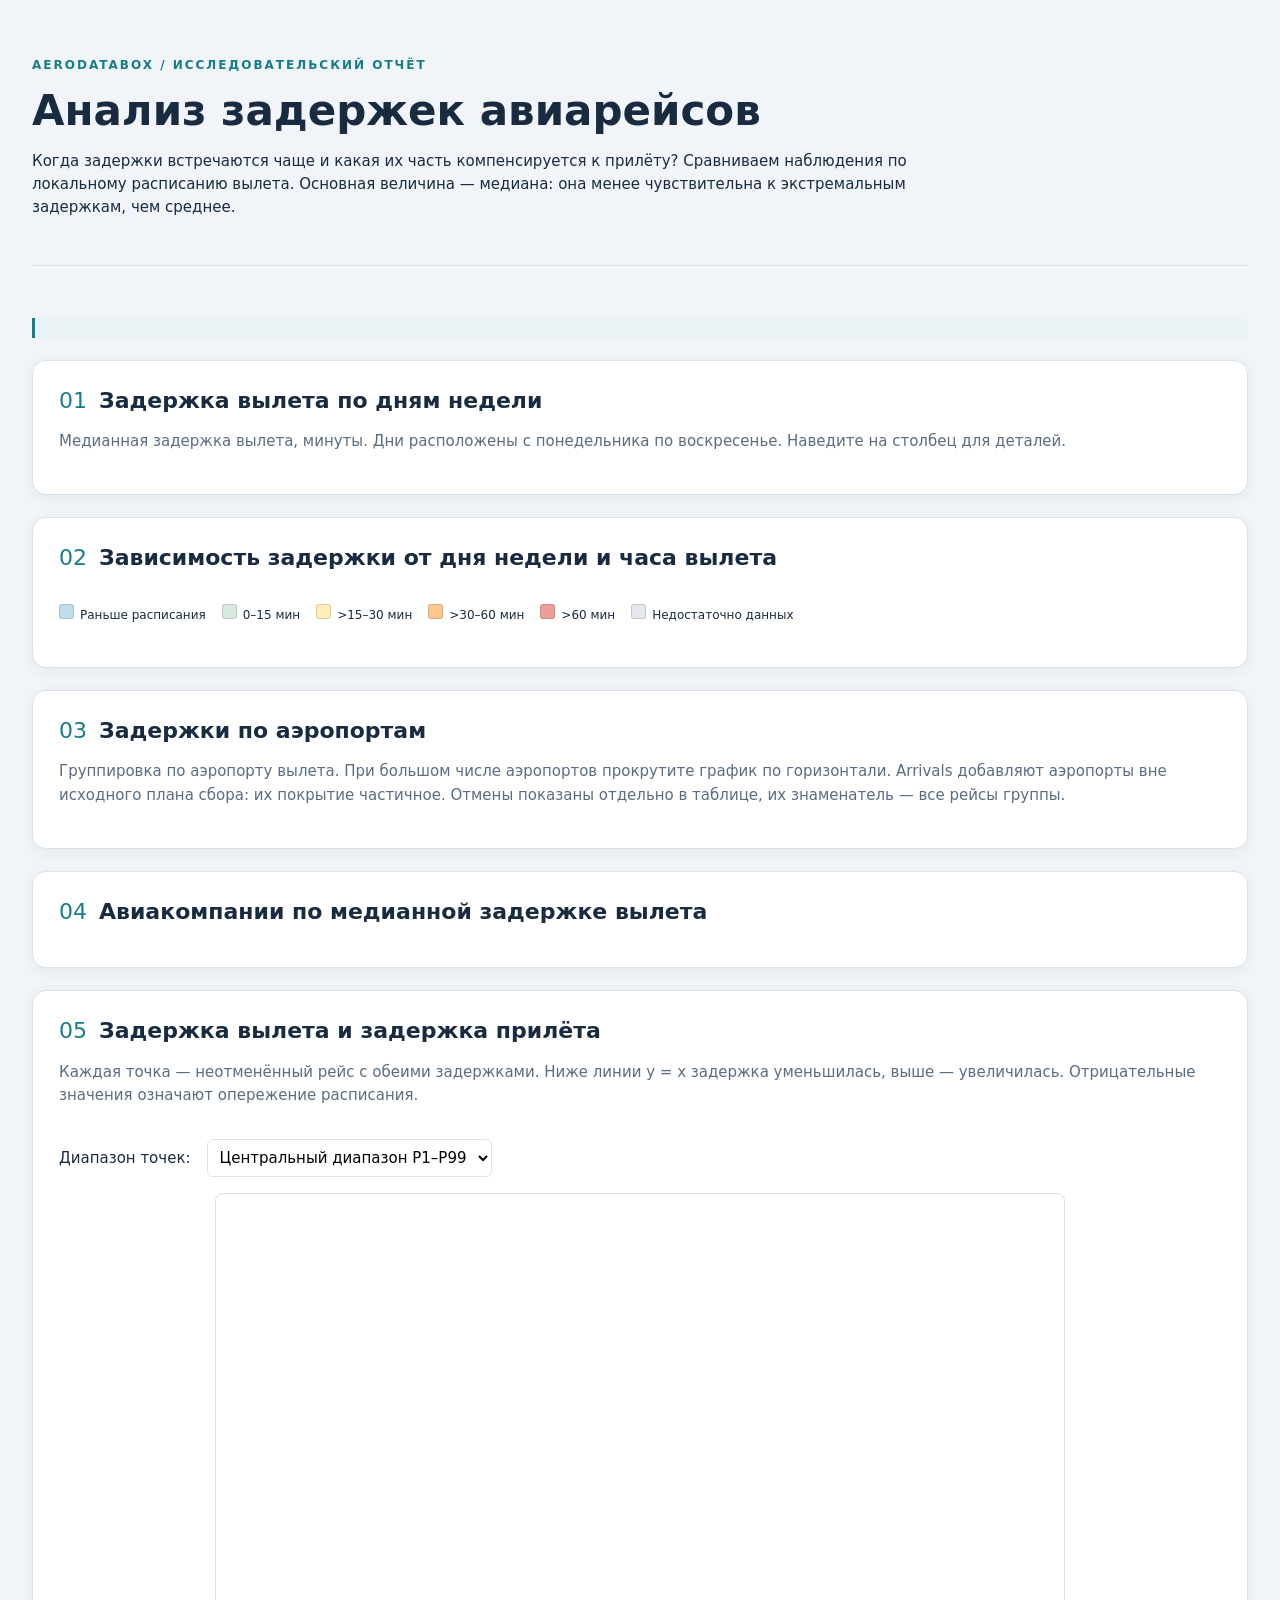
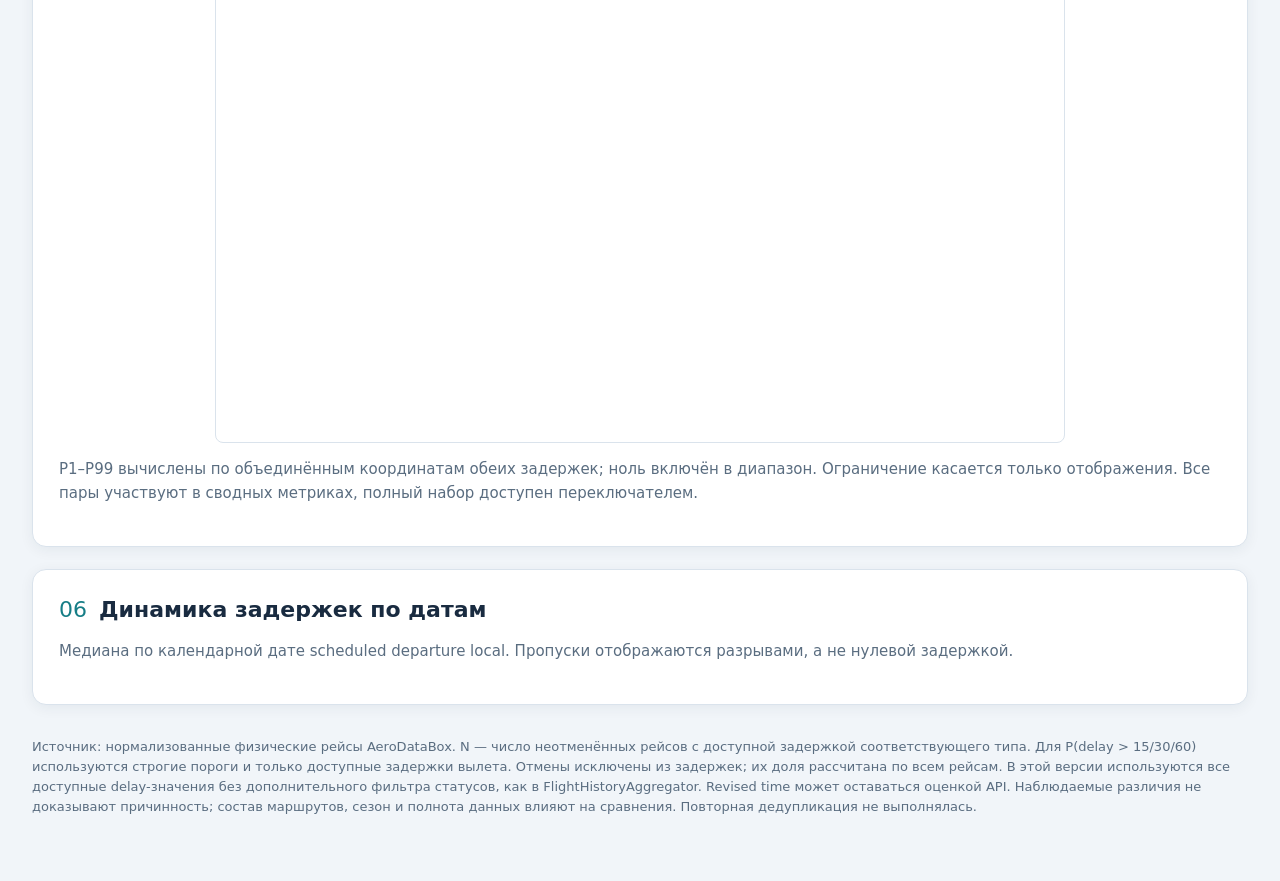
<file: src/main/resources/avia/delay-dashboard.html>
<!doctype html>
<html lang="ru">
<head>
<meta charset="utf-8"><meta name="viewport" content="width=device-width, initial-scale=1">
<title>Анализ задержек авиарейсов</title>
<style>
:root{--ink:#192b40;--muted:#5a6d80;--line:#dae3ec;--blue:#2765ad;--teal:#167d86}
*{box-sizing:border-box}body{margin:0;background:#f1f5f9;color:var(--ink);font:15px/1.55 system-ui,sans-serif}
main{max-width:1360px;margin:auto;padding:32px}header{padding:24px 0 30px;border-bottom:1px solid var(--line)}
.eyebrow{color:var(--teal);font-size:12px;font-weight:750;letter-spacing:2px}h1{font-size:clamp(26px,4vw,42px);line-height:1.15;margin:12px 0}
h2{font-size:22px;line-height:1.3;margin:0 0 10px}.muted,small{color:var(--muted)}.lede{max-width:900px}
.kpis{display:grid;grid-template-columns:repeat(4,1fr);gap:14px;margin:26px 0}.kpi,.card{background:#fff;border:1px solid var(--line);border-radius:14px}
.kpi{padding:18px}.kpi strong{display:block;font-size:27px;margin-top:8px;font-variant-numeric:tabular-nums}.kpi small{display:block;margin-top:4px}
.kpi:nth-child(4) strong{font-size:18px;line-height:1.6}
.card{padding:26px;margin:22px 0;box-shadow:0 3px 14px #172b4010}.number{color:var(--teal);margin-right:12px;font-weight:500}
.note{border-left:3px solid var(--teal);padding:10px 16px;background:#e9f3f5;border-radius:0 6px 6px 0}
.chart{overflow-x:auto}svg{display:block;width:100%;min-width:680px}svg text{font-family:system-ui,sans-serif;fill:var(--muted);font-size:12px}
.scroll{overflow:auto}table{width:100%;border-collapse:collapse;font-size:13px;font-variant-numeric:tabular-nums}
th,td{padding:9px 10px;border-bottom:1px solid var(--line);text-align:right;white-space:nowrap}th{color:var(--muted);background:#f7f9fc;font-weight:600}th:first-child,td:first-child{text-align:left}
summary{cursor:pointer;color:var(--blue);padding:14px 0;font-weight:600}.heat{min-width:1120px}.heat td{padding:8px 3px;text-align:center;border:3px solid #fff;border-radius:6px;min-width:40px}
.heat td small{display:block;font-size:9px;color:inherit}.heat .empty{background:#f1f4f7;color:#697987}
.heat .low{background:repeating-linear-gradient(135deg,#f3f5f8,#f3f5f8 5px,#e0e5eb 5px,#e0e5eb 7px);color:#64748b}
.legend{display:flex;gap:16px;flex-wrap:wrap;margin:16px 0;font-size:12px}.legend span:before{content:'';display:inline-block;width:13px;height:13px;background:var(--swatch);margin-right:6px;border:1px solid #0002;border-radius:3px}
.scatterwrap{max-width:850px;margin:auto;position:relative}canvas{display:block;width:100%;aspect-ratio:1;border:1px solid var(--line);border-radius:8px}
.toolbar{display:flex;gap:16px;align-items:center;flex-wrap:wrap;margin:16px 0}select{font:inherit;padding:8px;border:1px solid var(--line);border-radius:6px;background:white}
.pill{padding:6px 12px;background:#edf4f9;border-radius:20px;font-size:13px}.tooltip{position:fixed;display:none;pointer-events:none;background:#132c43;color:white;border-radius:6px;padding:10px;z-index:5;font-size:12px;white-space:pre-line}
footer{margin:32px 0;color:var(--muted);font-size:13px}button:focus,select:focus,summary:focus{outline:2px solid var(--blue)}
@media(max-width:700px){main{padding:16px}.card{padding:16px}.kpis{grid-template-columns:repeat(2,1fr)}.kpi strong{font-size:22px}}
@media print{body{background:white}.card{box-shadow:none;break-inside:avoid}main{padding:0}.kpis{grid-template-columns:repeat(4,1fr)}svg{min-width:0}.scroll{overflow:visible}}
</style>
</head>
<body><main>
<header><div class="eyebrow">AERODATABOX / ИССЛЕДОВАТЕЛЬСКИЙ ОТЧЁТ</div><h1>Анализ задержек авиарейсов</h1>
<p id="period" class="muted"></p><p class="lede">Когда задержки встречаются чаще и какая их часть компенсируется к прилёту? Сравниваем наблюдения по локальному расписанию вылета. Основная величина — медиана: она менее чувствительна к экстремальным задержкам, чем среднее.</p></header>
<noscript><p class="note">Для отображения графиков включите JavaScript. Все данные встроены в этот файл; интернет не нужен.</p></noscript>
<div id="kpis" class="kpis"></div><p id="quality" class="note"></p>
<section class="card"><h2><span class="number">01</span>Задержка вылета по дням недели</h2><p class="muted">Медианная задержка вылета, минуты. Дни расположены с понедельника по воскресенье. Наведите на столбец для деталей.</p><div id="weekdays" class="chart"></div><div id="weekdays-table"></div></section>
<section class="card"><h2><span class="number">02</span>Зависимость задержки от дня недели и часа вылета</h2><p id="heat-note" class="muted"></p><div id="heatmap" class="scroll"></div><div class="legend">
<span style="--swatch:#bedee9">Раньше расписания</span><span style="--swatch:#d8eadf">0–15 мин</span><span style="--swatch:#ffedbb">&gt;15–30 мин</span><span style="--swatch:#ffc58e">&gt;30–60 мин</span><span style="--swatch:#ec9d98">&gt;60 мин</span><span style="--swatch:#e4e8ed">Недостаточно данных</span></div></section>
<section class="card"><h2><span class="number">03</span>Задержки по аэропортам</h2><p class="muted">Группировка по аэропорту вылета. При большом числе аэропортов прокрутите график по горизонтали. Arrivals добавляют аэропорты вне исходного плана сбора: их покрытие частичное. Отмены показаны отдельно в таблице, их знаменатель — все рейсы группы.</p><div id="airports" class="chart"></div><div id="airports-table"></div></section>
<section class="card"><h2><span class="number">04</span>Авиакомпании по медианной задержке вылета</h2><p id="airline-note" class="muted"></p><div id="airlines" class="chart"></div><div id="airlines-table"></div></section>
<section class="card"><h2><span class="number">05</span>Задержка вылета и задержка прилёта</h2><p class="muted">Каждая точка — неотменённый рейс с обеими задержками. Ниже линии y = x задержка уменьшилась, выше — увеличилась. Отрицательные значения означают опережение расписания.</p><div id="recovery" class="toolbar"></div>
<div class="toolbar"><label for="range">Диапазон точек:</label><select id="range"><option value="central">Центральный диапазон P1–P99</option><option value="all">Все значения</option></select><span id="scatter-count" class="muted"></span></div>
<div class="scatterwrap"><canvas id="scatter" width="850" height="850" role="img" aria-label="Задержка вылета по X, задержка прилёта по Y, в минутах"></canvas></div>
<p class="muted">P1–P99 вычислены по объединённым координатам обеих задержек; ноль включён в диапазон. Ограничение касается только отображения. Все пары участвуют в сводных метриках, полный набор доступен переключателем.</p></section>
<section class="card"><h2><span class="number">06</span>Динамика задержек по датам</h2><p class="muted">Медиана по календарной дате scheduled departure local. Пропуски отображаются разрывами, а не нулевой задержкой.</p><div id="daily" class="chart"></div><div id="daily-table"></div></section>
<footer>Источник: нормализованные физические рейсы AeroDataBox. N — число неотменённых рейсов с доступной задержкой соответствующего типа. Для P(delay &gt; 15/30/60) используются строгие пороги и только доступные задержки вылета. Отмены исключены из задержек; их доля рассчитана по всем рейсам. В этой версии используются все доступные delay-значения без дополнительного фильтра статусов, как в FlightHistoryAggregator. Revised time может оставаться оценкой API. Наблюдаемые различия не доказывают причинность; состав маршрутов, сезон и полнота данных влияют на сравнения. Повторная дедупликация не выполнялась.</footer>
</main><div id="tooltip" class="tooltip"></div>
<script id="dashboard-data" type="application/json">__DASHBOARD_DATA__</script>
<script>
'use strict';
const D=JSON.parse(document.getElementById('dashboard-data').textContent), ns='http://www.w3.org/2000/svg';
const dayNames=['Monday','Tuesday','Wednesday','Thursday','Friday','Saturday','Sunday'];
const f=n=>n==null?'—':Number(n).toLocaleString('ru-RU',{maximumFractionDigits:1});
const pct=n=>n==null?'—':f(n*100)+'%';
function el(tag,text,attrs={}){const e=document.createElement(tag);if(text!=null)e.textContent=text;for(const [k,v]of Object.entries(attrs))e.setAttribute(k,v);return e;}
function svgEl(tag,attrs={},text){const e=document.createElementNS(ns,tag);for(const [k,v]of Object.entries(attrs))e.setAttribute(k,v);if(text!=null)e.textContent=text;return e;}
function tip(g){return `${g.label}\nMedian: ${f(g.median)} мин\nMean: ${f(g.mean)} мин\nP > 15: ${pct(g.p15)}\nP > 30: ${pct(g.p30)}\nP > 60: ${pct(g.p60)}\nN: ${g.n}\nФизических рейсов: ${g.flights}`;}
function title(node,text){node.append(svgEl('title',{},text));}
function label(g){return dayNames.includes(g.label[0]+g.label.slice(1).toLowerCase())?g.label[0]+g.label.slice(1).toLowerCase():g.label;}
document.getElementById('period').textContent=`${D.source} · Период local departure: ${D.from||'нет данных'} — ${D.to||'нет данных'}`;
const t=D.total;
for(const [name,value,note]of [ ['Физических рейсов',f(t.flights),'Без повторной дедупликации'],['Аэропортов вылета',f(D.airportCount),'Известные коды'],['Авиакомпаний',f(D.airlineCount),'Известные коды'],['Период данных',D.from?`${D.from} — ${D.to}`:'—','Scheduled departure local'],['Медиана вылета',f(t.median)+' мин',`N = ${f(t.n)}`],['Средняя задержка',f(t.mean)+' мин',`N = ${f(t.n)}`],['P(delay > 30 мин)',pct(t.p30),`N = ${f(t.n)}`],['Доля отмен',pct(t.cancellations),`Всего рейсов = ${f(t.flights)}`]]){
 const card=el('div',null,{class:'kpi'});card.append(el('span',name),el('strong',value),el('small',note));document.getElementById('kpis').append(card);
}
document.getElementById('quality').textContent=`Доступные задержки: вылет N=${f(t.n)}, прилёт N=${f(t.arrivalN)}. Без локального расписания вылета: ${f(D.missingLocalDeparture)} — учтены в общих KPI, исключены из групп по дню, часу и дате. Null не заменяется нулём. Все сравнения без фильтров аэропорта/авиакомпании.`;
function table(id,rows){const details=el('details'),summary=el('summary','Точные значения и размеры выборок'),wrap=el('div',null,{class:'scroll'}),table=el('table'),head=el('tr');
 ['Группа','Рейсов','N вылета','Медиана, мин','Среднее, мин','P > 15','P > 30','P > 60','Доля отмен'].forEach(s=>head.append(el('th',s)));table.append(head);
 for(const g of rows){const tr=el('tr');[label(g),f(g.flights),f(g.n),f(g.median),f(g.mean),pct(g.p15),pct(g.p30),pct(g.p60),pct(g.cancellations)].forEach(s=>tr.append(el('td',s)));table.append(tr);}
 wrap.append(table);details.append(summary,wrap);document.getElementById(id).append(details);
}
function bounds(rows){const vals=rows.map(g=>g.median).filter(v=>v!=null);let low=Math.min(0,...vals),high=Math.max(0,...vals);if(low===high)high=low+1;return [low,high];}
function bars(id,rows,horizontal=false){const host=document.getElementById(id);if(!rows.length){host.append(el('p','Нет групп с достаточным N.'));return;}
 const W=Math.max(960,horizontal?960:rows.length*76),H=horizontal?Math.max(240,rows.length*42+70):350;
 const s=svgEl('svg',{viewBox:`0 0 ${W} ${H}`,role:'img','aria-label':'Медианная задержка вылета в минутах'});if(!horizontal&&rows.length>15)s.style.minWidth=W+'px';host.append(s);
 const [low,high]=bounds(rows),L=horizontal?105:60,R=horizontal?W-185:W-50,T=25,B=H-55;
 const scale=v=>horizontal?L+(v-low)/(high-low)*(R-L):B-(v-low)/(high-low)*(B-T),zero=scale(0);
 for(let i=0;i<=5;i++){const v=low+(high-low)*i/5,p=scale(v);s.append(svgEl('line',horizontal?{x1:p,x2:p,y1:T,y2:B,stroke:'#dae3ec'}:{x1:L,x2:R,y1:p,y2:p,stroke:'#dae3ec'}));s.append(svgEl('text',horizontal?{x:p,y:B+22,'text-anchor':'middle'}:{x:L-8,y:p+4,'text-anchor':'end'},f(v)));}
 s.append(svgEl('text',{x:L,y:H-5},'Медианная задержка, мин'));
 const step=(horizontal?B-T:R-L)/rows.length;
 rows.forEach((g,i)=>{const at=(horizontal?T:L)+step*(i+.5);s.append(svgEl('text',horizontal?{x:L-10,y:at+4,'text-anchor':'end'}:{x:at,y:B+20,'text-anchor':'middle'},label(g)));
 if(g.median==null){s.append(svgEl('text',horizontal?{x:L+8,y:at+4}:{x:at,y:zero-10,'text-anchor':'middle'},'—'));return;}
 const p=scale(g.median),bar=svgEl('rect',horizontal?{x:Math.min(p,zero),y:at-step*.27,width:Math.max(1,Math.abs(p-zero)),height:step*.54,fill:'#2765ad'}:{x:at-step*.3,y:Math.min(p,zero),width:step*.6,height:Math.max(1,Math.abs(p-zero)),fill:'#2765ad'});
 title(bar,tip(g));s.append(bar);s.append(svgEl('text',horizontal?{x:W-20,y:at+4,'text-anchor':'end'}:{x:at,y:Math.max(12,Math.min(p,zero)-8),'text-anchor':'middle'},`${f(g.median)} · N=${g.n}`));});
}
bars('weekdays',D.weekdays);table('weekdays-table',D.weekdays);
bars('airports',D.airports);table('airports-table',D.airports);
document.getElementById('airline-note').textContent=`До 15 авиакомпаний по убыванию медианы, только N ≥ ${D.airlineMin} доступных задержек вылета. Это сравнение текущей выборки, не оценка качества авиакомпании.`;
bars('airlines',D.airlines,true);table('airlines-table',D.airlines);
document.getElementById('heat-note').textContent=`Столбцы — локальный час вылета 0–23. Цвет — медиана в минутах, подпись — N. При N < ${D.heatmapMin} клетка нейтральна; «—» означает отсутствие наблюдений.`;
const heat=el('table',null,{class:'heat'}),hr=el('tr');hr.append(el('th','День / час'));for(let h=0;h<24;h++)hr.append(el('th',h));heat.append(hr);
function color(v){return v<0?'#bedee9':v<=15?'#d8eadf':v<=30?'#ffedbb':v<=60?'#ffc58e':'#ec9d98';}
for(let d=0;d<7;d++){const tr=el('tr');tr.append(el('th',dayNames[d]));for(let h=0;h<24;h++){
 const g=D.heatmap[d*24+h],ok=g.n>=D.heatmapMin,td=el('td',ok?f(g.median):(g.n?'·':'—'));
 td.className=!g.n?'empty':!ok?'low':'';if(ok)td.style.background=color(g.median);td.append(el('small',`N=${g.n}`));
 td.title=`${dayNames[d]}, ${h}:00\n${ok?tip(g):'Недостаточно данных; N='+g.n+'\nP > 30: '+pct(g.p30)}`;tr.append(td);}heat.append(tr);}
document.getElementById('heatmap').append(heat);
function daily(){const rows=D.daily,host=document.getElementById('daily');if(!rows.length){host.append(el('p','Нет дат для отображения.'));return;}
 const W=Math.max(1000,rows.length*15),H=350,L=60,R=W-30,T=25,B=H-65,s=svgEl('svg',{viewBox:`0 0 ${W} ${H}`,role:'img','aria-label':'Медиана задержки по датам'});host.append(s);
 const [lo,hi]=bounds(rows),x=i=>L+i/Math.max(1,rows.length-1)*(R-L),y=v=>B-(v-lo)/(hi-lo)*(B-T);
 for(let i=0;i<=5;i++){const v=lo+(hi-lo)*i/5,p=y(v);s.append(svgEl('line',{x1:L,x2:R,y1:p,y2:p,stroke:'#dae3ec'}),svgEl('text',{x:L-8,y:p+4,'text-anchor':'end'},f(v)));}
 let path='',previous=false;rows.forEach((g,i)=>{if(g.median==null){previous=false;return;}path+=(previous?' L':' M')+x(i)+' '+y(g.median);previous=true;});s.append(svgEl('path',{d:path,fill:'none',stroke:'#167d86','stroke-width':2.5}));
 rows.forEach((g,i)=>{if(g.median!=null){const c=svgEl('circle',{cx:x(i),cy:y(g.median),r:4,fill:'#167d86'});title(c,tip(g));s.append(c);}if(i%Math.max(1,Math.ceil(rows.length/10))===0||i===rows.length-1)s.append(svgEl('text',{x:x(i),y:B+28,'text-anchor':'middle'},g.label));});
 s.append(svgEl('text',{x:L,y:H-5},'Календарная дата · медианная задержка, мин'));
}daily();table('daily-table',D.daily);
const rec=D.recovery,points=rec.points;
for(const text of [`Медиана компенсации: ${f(rec.median)} мин`,`Задержка уменьшилась: ${pct(rec.recovered)}`,`Увеличилась: ${pct(rec.worsened)}`,`Не изменилась: ${pct(rec.unchanged)}`,`N пар = ${f(points.length)}`])document.getElementById('recovery').append(el('span',text,{class:'pill'}));
const canvas=document.getElementById('scatter'),ctx=canvas.getContext('2d'),tooltip=document.getElementById('tooltip');let visible=[];
function scatter(){let lo=rec.low,hi=rec.high;if(document.getElementById('range').value==='all'){lo=0;hi=1;for(const p of points){lo=Math.min(lo,p[0],p[1]);hi=Math.max(hi,p[0],p[1]);}}
 if(hi<=lo)hi=lo+1;const L=80,R=810,T=35,B=765,x=v=>L+(v-lo)/(hi-lo)*(R-L),y=v=>B-(v-lo)/(hi-lo)*(B-T);
 ctx.clearRect(0,0,850,850);ctx.fillStyle='#fff';ctx.fillRect(0,0,850,850);ctx.font='13px system-ui';
 for(let i=0;i<=5;i++){const v=lo+(hi-lo)*i/5;ctx.strokeStyle='#e0e7ef';ctx.beginPath();ctx.moveTo(x(v),T);ctx.lineTo(x(v),B);ctx.moveTo(L,y(v));ctx.lineTo(R,y(v));ctx.stroke();ctx.fillStyle='#5a6d80';ctx.textAlign='center';ctx.fillText(f(v),x(v),B+24);ctx.textAlign='right';ctx.fillText(f(v),L-10,y(v)+4);}
 visible=[];ctx.save();ctx.beginPath();ctx.rect(L,T,R-L,B-T);ctx.clip();ctx.fillStyle='rgba(39,101,173,0.23)';
 for(const p of points){if(p[0]<lo||p[0]>hi||p[1]<lo||p[1]>hi)continue;const px=x(p[0]),py=y(p[1]);visible.push([px,py,p]);ctx.beginPath();ctx.arc(px,py,2,0,Math.PI*2);ctx.fill();}
 ctx.strokeStyle='#bd4f36';ctx.lineWidth=2;ctx.setLineDash([7,5]);ctx.beginPath();ctx.moveTo(x(lo),y(lo));ctx.lineTo(x(hi),y(hi));ctx.stroke();ctx.restore();ctx.setLineDash([]);
 ctx.fillStyle='#bd4f36';ctx.textAlign='right';ctx.fillText('y = x',R-8,T+18);ctx.fillStyle='#192b40';ctx.textAlign='center';ctx.fillText('Задержка вылета, минуты',445,830);ctx.save();ctx.translate(22,400);ctx.rotate(-Math.PI/2);ctx.fillText('Задержка прилёта, минуты',0,0);ctx.restore();
 if(!points.length)ctx.fillText('Нет рейсов с обеими задержками',445,400);
 document.getElementById('scatter-count').textContent=`Показано ${f(visible.length)} из ${f(points.length)}; вне диапазона ${f(points.length-visible.length)}`;
}
canvas.addEventListener('mousemove',e=>{const r=canvas.getBoundingClientRect(),x=(e.clientX-r.left)*850/r.width,y=(e.clientY-r.top)*850/r.height;let best=null,dist=64;for(const p of visible){const v=(p[0]-x)**2+(p[1]-y)**2;if(v<dist){dist=v;best=p[2];}}if(!best){tooltip.style.display='none';return;}tooltip.textContent=`Вылет: ${f(best[0])} мин\nПрилёт: ${f(best[1])} мин\nКомпенсация: ${f(best[0]-best[1])} мин`;tooltip.style.display='block';tooltip.style.left=Math.min(e.clientX+14,innerWidth-230)+'px';tooltip.style.top=Math.max(8,Math.min(e.clientY+14,innerHeight-100))+'px';});
canvas.addEventListener('mouseleave',()=>tooltip.style.display='none');document.getElementById('range').addEventListener('change',scatter);scatter();
</script></body></html>
</file>
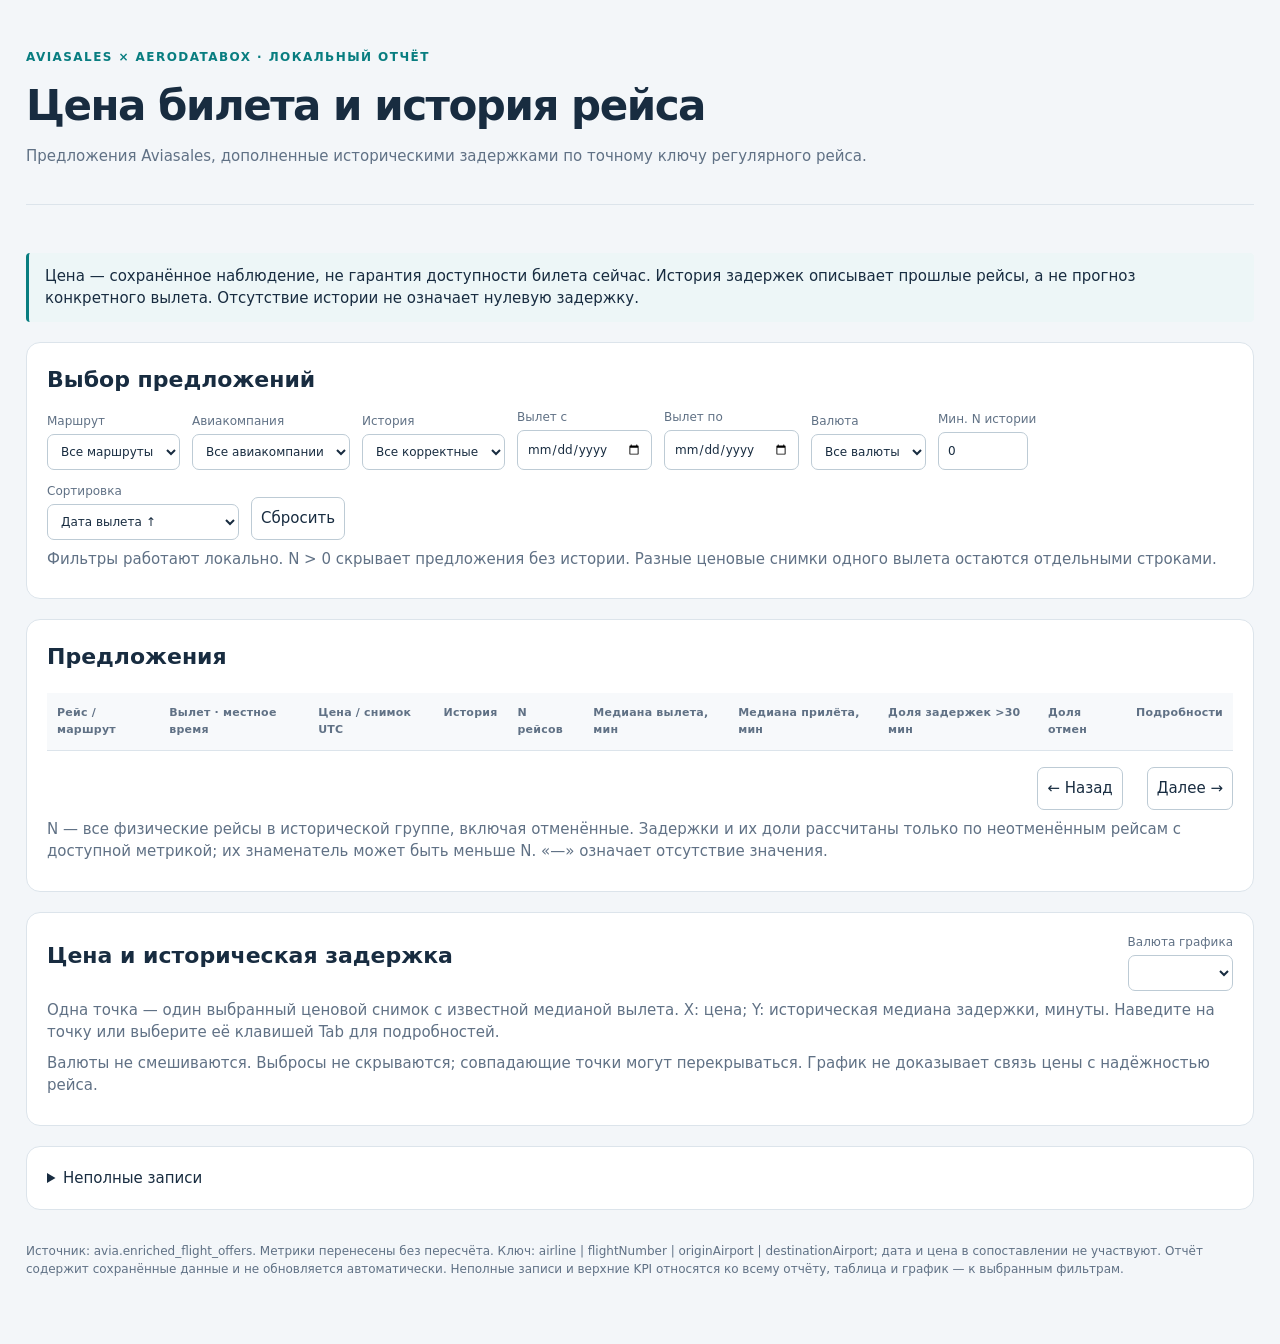
<file: src/main/resources/avia/offer-dashboard.html>
<!doctype html>
<html lang="ru"><head><meta charset="utf-8"><meta name="viewport" content="width=device-width,initial-scale=1">
<title>Предложения и история задержек</title>
<style>
:root{--ink:#182c40;--muted:#607185;--line:#dce4eb;--teal:#087d80;--bg:#f3f6f9}*{box-sizing:border-box}body{margin:0;background:var(--bg);color:var(--ink);font:15px/1.5 system-ui,Segoe UI,sans-serif}main{max-width:1480px;margin:auto;padding:36px 26px}header{padding:12px 0 28px;border-bottom:1px solid var(--line)}.eyebrow{color:var(--teal);font-weight:700;letter-spacing:.12em;font-size:12px}h1{font-size:clamp(26px,4vw,42px);letter-spacing:-.035em;margin:8px 0}h2{font-size:22px;margin:0 0 12px}p{margin:8px 0}.muted,small{color:var(--muted)}.cards{display:grid;grid-template-columns:repeat(4,1fr);gap:14px;margin:24px 0}.card,section{background:white;border:1px solid var(--line);border-radius:14px;padding:20px}.card strong{display:block;font-size:32px;font-weight:650;letter-spacing:-.04em}.card small{display:block}section{margin:20px 0}.filters{display:flex;flex-wrap:wrap;gap:12px;align-items:end}label{display:flex;flex-direction:column;gap:4px;font-size:12px;color:var(--muted)}select,input,button{font:inherit;padding:9px;border:1px solid #bdcbd5;border-radius:7px;background:white;color:var(--ink)}input[type=number]{width:90px}button{cursor:pointer}button:hover{border-color:var(--teal);color:var(--teal)}button:disabled{opacity:.45;cursor:default}a:focus-visible,input:focus-visible,select:focus-visible,button:focus-visible{outline:3px solid #82cdd0;outline-offset:2px}.scroll{overflow:auto}table{width:100%;border-collapse:collapse;font-size:13px}th{text-align:left;color:var(--muted);background:#f7f9fb;font-size:11px;letter-spacing:.02em}th,td{padding:12px 10px;border-bottom:1px solid var(--line);vertical-align:top}td{white-space:nowrap}td small{display:block}td.reason{white-space:normal;min-width:240px}tbody tr:hover{background:#f7fbfc}.badge{display:inline-block;border-radius:20px;background:#e3f2ee;color:#196d58;padding:3px 9px;font-size:11px}.badge.missing{background:#fff1d7;color:#80550e}.badge.invalid{background:#f8e6e5;color:#923f38}.pager{display:flex;gap:12px;align-items:center;justify-content:flex-end;margin-top:16px}.note{padding:12px 16px;background:#edf6f7;border-left:3px solid var(--teal);border-radius:4px}.chartwrap{max-width:950px;margin:auto}svg{width:100%;height:auto;display:block}svg text{font:12px system-ui;fill:var(--muted)}svg circle{fill:var(--teal);opacity:.5}svg circle:focus,svg circle:hover{opacity:1;stroke:#18374d;stroke-width:2}.empty{padding:24px;text-align:center;color:var(--muted)}summary{cursor:pointer}footer{font-size:12px;color:var(--muted);padding:12px 0 30px}.source{overflow-wrap:anywhere;white-space:normal;max-width:350px}.rowtitle{display:flex;justify-content:space-between;gap:12px;align-items:center;flex-wrap:wrap}@media(max-width:700px){main{padding:20px 12px}.cards{grid-template-columns:repeat(2,1fr)}section{padding:14px}.filters label{flex:1;min-width:130px}h1{font-size:29px}}
</style></head><body><main>
<header><div class="eyebrow">AVIASALES × AERODATABOX · ЛОКАЛЬНЫЙ ОТЧЁТ</div><h1>Цена билета и история рейса</h1><p class="muted">Предложения Aviasales, дополненные историческими задержками по точному ключу регулярного рейса.</p><p id="generated" class="muted"></p></header>
<noscript>Включите JavaScript для просмотра встроенных данных. Интернет и Java backend после генерации не нужны.</noscript>
<div id="kpis" class="cards"></div>
<p class="note">Цена — сохранённое наблюдение, не гарантия доступности билета сейчас. История задержек описывает прошлые рейсы, а не прогноз конкретного вылета. Отсутствие истории не означает нулевую задержку.</p>
<section><h2>Выбор предложений</h2><div class="filters">
<label>Маршрут<select id="route"><option value="">Все маршруты</option></select></label>
<label>Авиакомпания<select id="airline"><option value="">Все авиакомпании</option></select></label>
<label>История<select id="status"><option value="">Все корректные</option><option value="MATCHED">Есть история</option><option value="NOT_MATCHED">Нет истории</option></select></label>
<label>Вылет с<input id="from" type="date"></label><label>Вылет по<input id="to" type="date"></label>
<label>Валюта<select id="currency"><option value="">Все валюты</option></select></label>
<label>Мин. N истории<input id="minN" type="number" min="0" step="1" value="0"></label>
<label>Сортировка<select id="sort"><option value="date">Дата вылета ↑</option><option value="price">Валюта, затем цена ↑</option><option value="median">Медианная задержка ↑</option><option value="sample">Размер истории ↓</option></select></label>
<button id="reset" type="button">Сбросить</button></div><p class="muted">Фильтры работают локально. N &gt; 0 скрывает предложения без истории. Разные ценовые снимки одного вылета остаются отдельными строками.</p></section>
<section><div class="rowtitle"><h2>Предложения</h2><span id="count" role="status" aria-live="polite"></span></div><p id="period" class="muted"></p>
<div class="scroll"><table><thead><tr><th>Рейс / маршрут</th><th>Вылет · местное время</th><th>Цена / снимок UTC</th><th>История</th><th>N рейсов</th><th>Медиана вылета, мин</th><th>Медиана прилёта, мин</th><th>Доля задержек &gt;30 мин</th><th>Доля отмен</th><th>Подробности</th></tr></thead><tbody id="offers"></tbody></table></div>
<div class="pager"><button id="prev" type="button">← Назад</button><span id="page"></span><button id="next" type="button">Далее →</button></div>
<p class="muted">N — все физические рейсы в исторической группе, включая отменённые. Задержки и их доли рассчитаны только по неотменённым рейсам с доступной метрикой; их знаменатель может быть меньше N. «—» означает отсутствие значения.</p></section>
<section><div class="rowtitle"><h2>Цена и историческая задержка</h2><label>Валюта графика<select id="chartCurrency"></select></label></div>
<p class="muted">Одна точка — один выбранный ценовой снимок с известной медианой вылета. X: цена; Y: историческая медиана задержки, минуты. Наведите на точку или выберите её клавишей Tab для подробностей.</p>
<p id="chartInfo" class="muted"></p><div id="chart" class="chartwrap"></div><p class="muted">Валюты не смешиваются. Выбросы не скрываются; совпадающие точки могут перекрываться. График не доказывает связь цены с надёжностью рейса.</p></section>
<section><details><summary id="invalidTitle">Неполные записи</summary><p class="muted">Эти записи не участвуют в сравнении цен. Они не удалены: исправление требует достоверных исходных данных, а не подстановки валюты.</p><div class="scroll"><table><thead><tr><th>Источник</th><th>Снимок UTC</th><th>Причина</th></tr></thead><tbody id="invalid"></tbody></table></div></details></section>
<footer>Источник: avia.enriched_flight_offers. Метрики перенесены без пересчёта. Ключ: airline | flightNumber | originAirport | destinationAirport; дата и цена в сопоставлении не участвуют. Отчёт содержит сохранённые данные и не обновляется автоматически. Неполные записи и верхние KPI относятся ко всему отчёту, таблица и график — к выбранным фильтрам.</footer>
</main><script id="offer-data" type="application/json">__OFFER_DATA__</script><script>
'use strict';
const D=JSON.parse(document.getElementById('offer-data').textContent);
const $=id=>document.getElementById(id), all=D.rows.filter(r=>r.status!=='INVALID_OFFER'), invalid=D.rows.filter(r=>r.status==='INVALID_OFFER');
const fmt=n=>n==null?'—':Number(n).toLocaleString('ru-RU',{maximumFractionDigits:2}), pct=n=>n==null?'—':fmt(n*100)+'%';
const utc=s=>s?s.replace('T',' ').replace(/\.\d+Z$/,'Z'):'Неизвестно';
function el(tag,text,attrs={}){const e=document.createElement(tag);if(text!=null)e.textContent=text;for(const [k,v] of Object.entries(attrs))e.setAttribute(k,v);return e;}
const route=r=>`${r.origin} → ${r.destination}`;
function options(id,values){for(const value of [...new Set(values)].sort())$(id).append(el('option',value,{value}));}
options('route',all.map(route));options('airline',all.map(r=>r.airline));options('currency',all.map(r=>r.currency));options('chartCurrency',all.map(r=>r.currency));
if(all.length)$('chartCurrency').value=all[0].currency;
$('generated').textContent=`Сформирован: ${utc(D.generatedAt)} · время формирования UTC`;
const matched=all.filter(r=>r.status==='MATCHED').length;
for(const [name,value,note] of [['Ценовых снимков',D.rows.length,'Вся коллекция, включая неполные'],['С историей',matched,D.rows.length?`Покрытие всех снимков: ${pct(matched/D.rows.length)}`:'Нет данных'],['Без истории',all.length-matched,'Корректные предложения без совпадения'],['Неполных записей',invalid.length,'Причины перечислены ниже']]){
 const card=el('div',null,{class:'card'});card.append(el('span',name),el('strong',fmt(value)),el('small',note));$('kpis').append(card);
}
$('invalidTitle').textContent=`Неполные записи · ${invalid.length}`;
for(const r of invalid){const tr=el('tr');tr.append(el('td',r.id,{class:'source'}),el('td',utc(r.collectedAt)),el('td',r.error||'Не указана',{class:'reason'}));$('invalid').append(tr);}
if(!invalid.length){const tr=el('tr');tr.append(el('td','Неполных записей нет',{colspan:3}));$('invalid').append(tr);}
let page=0;const pageSize=50;
function filtered(){
 const min=Math.max(0,Number($('minN').value)||0);
 return all.filter(r=>(!$('route').value||route(r)===$('route').value)&&(!$('airline').value||r.airline===$('airline').value)
 &&(!$('status').value||r.status===$('status').value)&&(!$('currency').value||r.currency===$('currency').value)
 &&(!$('from').value||r.departureAt.slice(0,10)>=$('from').value)&&(!$('to').value||r.departureAt.slice(0,10)<=$('to').value)
 &&(min===0||(r.history!=null&&r.history.n>=min)));
}
function compareNullable(a,b){return a==null?(b==null?0:1):b==null?-1:a-b;}
function sorted(rows){return [...rows].sort((a,b)=>{
 let order=0;
 switch($('sort').value){case 'price':order=a.currency.localeCompare(b.currency)||a.price-b.price;break;
 case 'median':order=compareNullable(a.history?.median,b.history?.median);break;
 case 'sample':order=compareNullable(a.history?-a.history.n:null,b.history?-b.history.n:null);break;
 default:order=a.departureAt.slice(0,16).localeCompare(b.departureAt.slice(0,16));}
 return order||a.key.localeCompare(b.key)||String(a.id).localeCompare(String(b.id));
 });}
function drawTable(rows){
 $('offers').replaceChildren();const pages=Math.max(1,Math.ceil(rows.length/pageSize));page=Math.min(page,pages-1);
 for(const r of rows.slice(page*pageSize,(page+1)*pageSize)){
  const tr=el('tr'),flight=el('td',`${r.airline} ${r.number}`);flight.append(el('small',route(r)));
  const departure=el('td',r.departureAt.replace('T',' '));departure.append(el('small','Местное время и смещение UTC'));
  const price=el('td',`${fmt(r.price)} ${r.currency}`);price.append(el('small',utc(r.collectedAt)));
  const status=el('td');status.append(el('span',r.history?'Есть история':'Нет исторических данных',{class:r.history?'badge':'badge missing'}));
  tr.append(flight,departure,price,status,el('td',fmt(r.history?.n)),el('td',fmt(r.history?.median)),el('td',fmt(r.history?.arrivalMedian)),el('td',pct(r.history?.p30)),el('td',pct(r.history?.cancellation)));
  const td=el('td'),details=el('details');details.append(el('summary','Метрики и источник'));
  const lines=[`Ключ: ${r.key}`,`Пересадок: ${r.transfers}; длительность: ${r.duration} мин`,`Обогащено UTC: ${utc(r.enrichedAt)}`,`Источник: ${r.id}`];
  if(r.history){const h=r.history;lines.unshift(`Среднее вылета: ${fmt(h.mean)} мин; прилёта: ${fmt(h.arrivalMean)} мин`,`Доля >15: ${pct(h.p15)}; >30: ${pct(h.p30)}; >60: ${pct(h.p60)}`,`Медиана компенсации: ${fmt(h.recovery)} мин (вылет − прилёт)`);}
  lines.forEach(s=>details.append(el('p',s,{class:'source'})));td.append(details);tr.append(td);$('offers').append(tr);
 }
 if(!rows.length){const tr=el('tr');tr.append(el('td','Нет предложений для выбранных фильтров',{colspan:10,class:'empty'}));$('offers').append(tr);}
 $('page').textContent=`${page+1} / ${pages}`;$('prev').disabled=page===0;$('next').disabled=page===pages-1;
}
function svg(tag,attrs={},text){const e=document.createElementNS('http://www.w3.org/2000/svg',tag);for(const [k,v]of Object.entries(attrs))e.setAttribute(k,v);if(text!=null)e.textContent=text;return e;}
function scatter(rows){
 $('chart').replaceChildren();const currency=$('chartCurrency').value;
 const points=rows.filter(r=>r.currency===currency&&r.history?.median!=null);
 $('chartInfo').textContent=`Показано ${points.length} из ${rows.length} выбранных снимков · ${currency||'нет валюты'} · только известные медианы`;
 if(!points.length){$('chart').append(el('p','Нет данных для графика',{class:'empty'}));return;}
 const w=900,h=370,left=70,right=30,top=20,bottom=55;
 const prices=points.map(r=>r.price),medians=points.map(r=>r.history.median);
 const xmax=Math.max(1,...prices)*1.05,ymin=Math.min(0,...medians),ymax=Math.max(1,...medians);
 const x=v=>left+v/xmax*(w-left-right),y=v=>h-bottom-(v-ymin)/(ymax-ymin)*(h-top-bottom);
 const chart=svg('svg',{viewBox:`0 0 ${w} ${h}`,role:'img','aria-label':`Цена в ${currency} и историческая медиана задержки вылета`});
 for(let i=0;i<=4;i++){const xv=xmax*i/4,yv=ymin+(ymax-ymin)*i/4;
 chart.append(svg('line',{x1:left,x2:w-right,y1:y(yv),y2:y(yv),stroke:'#dce4eb'}),svg('text',{x:left-8,y:y(yv)+4,'text-anchor':'end'},fmt(yv)),svg('text',{x:x(xv),y:h-bottom+20,'text-anchor':'middle'},fmt(xv)));}
 chart.append(svg('text',{x:w/2,y:h-5,'text-anchor':'middle'},`Цена, ${currency}`),svg('text',{x:8,y:12},'Минуты'));
 for(const r of points){const description=`${r.airline} ${r.number} · ${route(r)} · ${r.departureAt}\n${fmt(r.price)} ${r.currency}; медиана ${fmt(r.history.median)} мин; N=${r.history.n}\nСнимок UTC: ${utc(r.collectedAt)}`;
 const point=svg('circle',{cx:x(r.price),cy:y(r.history.median),r:5,tabindex:0,'aria-label':description});point.append(svg('title',{},description));chart.append(point);}
 $('chart').append(chart);
}
function render(){const rows=sorted(filtered());$('count').textContent=`Выбрано ${rows.length} из ${all.length} корректных снимков`;
 const dates=rows.map(r=>r.departureAt.slice(0,10)).sort();$('period').textContent=dates.length?`Даты вылета: ${dates[0]} — ${dates[dates.length-1]} · время вылета в исходном часовом поясе`:'Период не определён';drawTable(rows);scatter(rows);}
for(const id of ['route','airline','status','from','to','currency','minN','sort'])$(id).addEventListener('change',()=>{page=0;render();});
$('chartCurrency').addEventListener('change',render);$('prev').addEventListener('click',()=>{page--;render();});$('next').addEventListener('click',()=>{page++;render();});
$('reset').addEventListener('click',()=>{for(const id of ['route','airline','status','from','to','currency'])$(id).value='';$('minN').value='0';$('sort').value='date';page=0;render();});
render();
</script></body></html>
</file>
